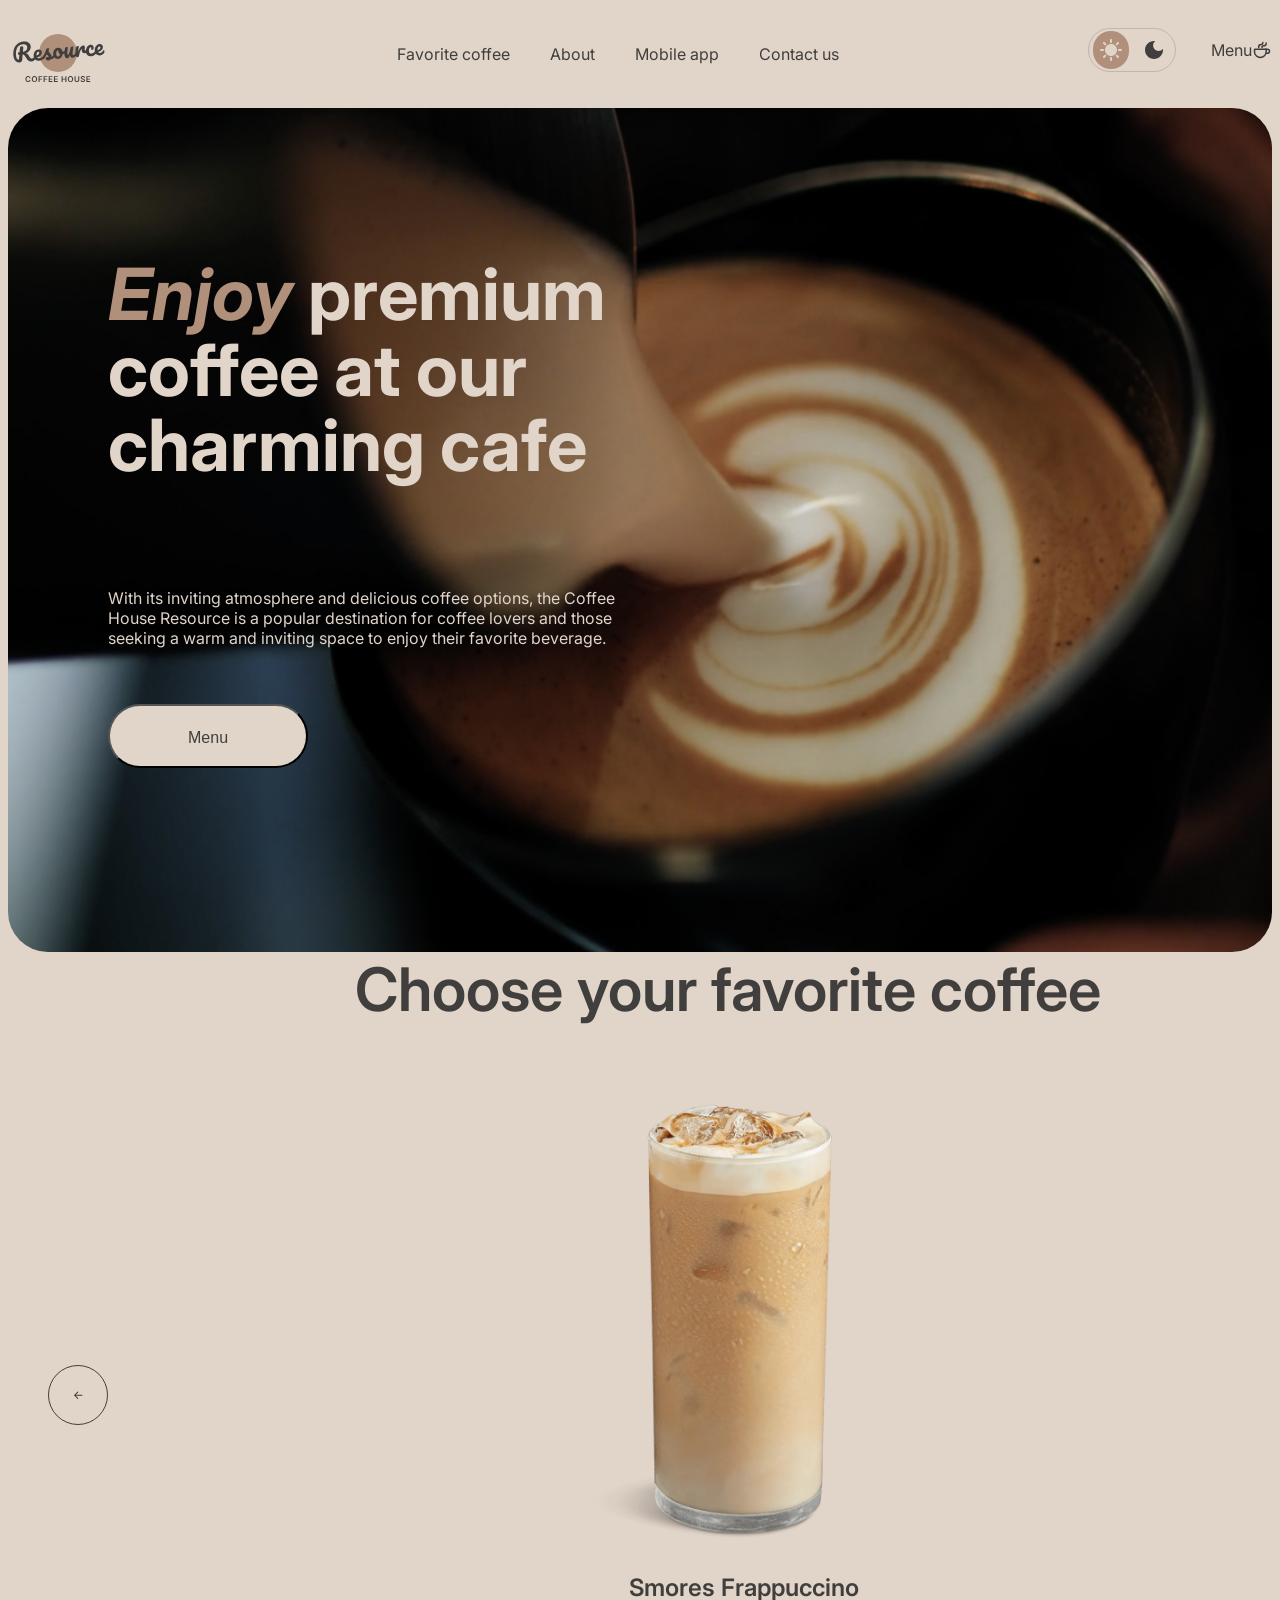
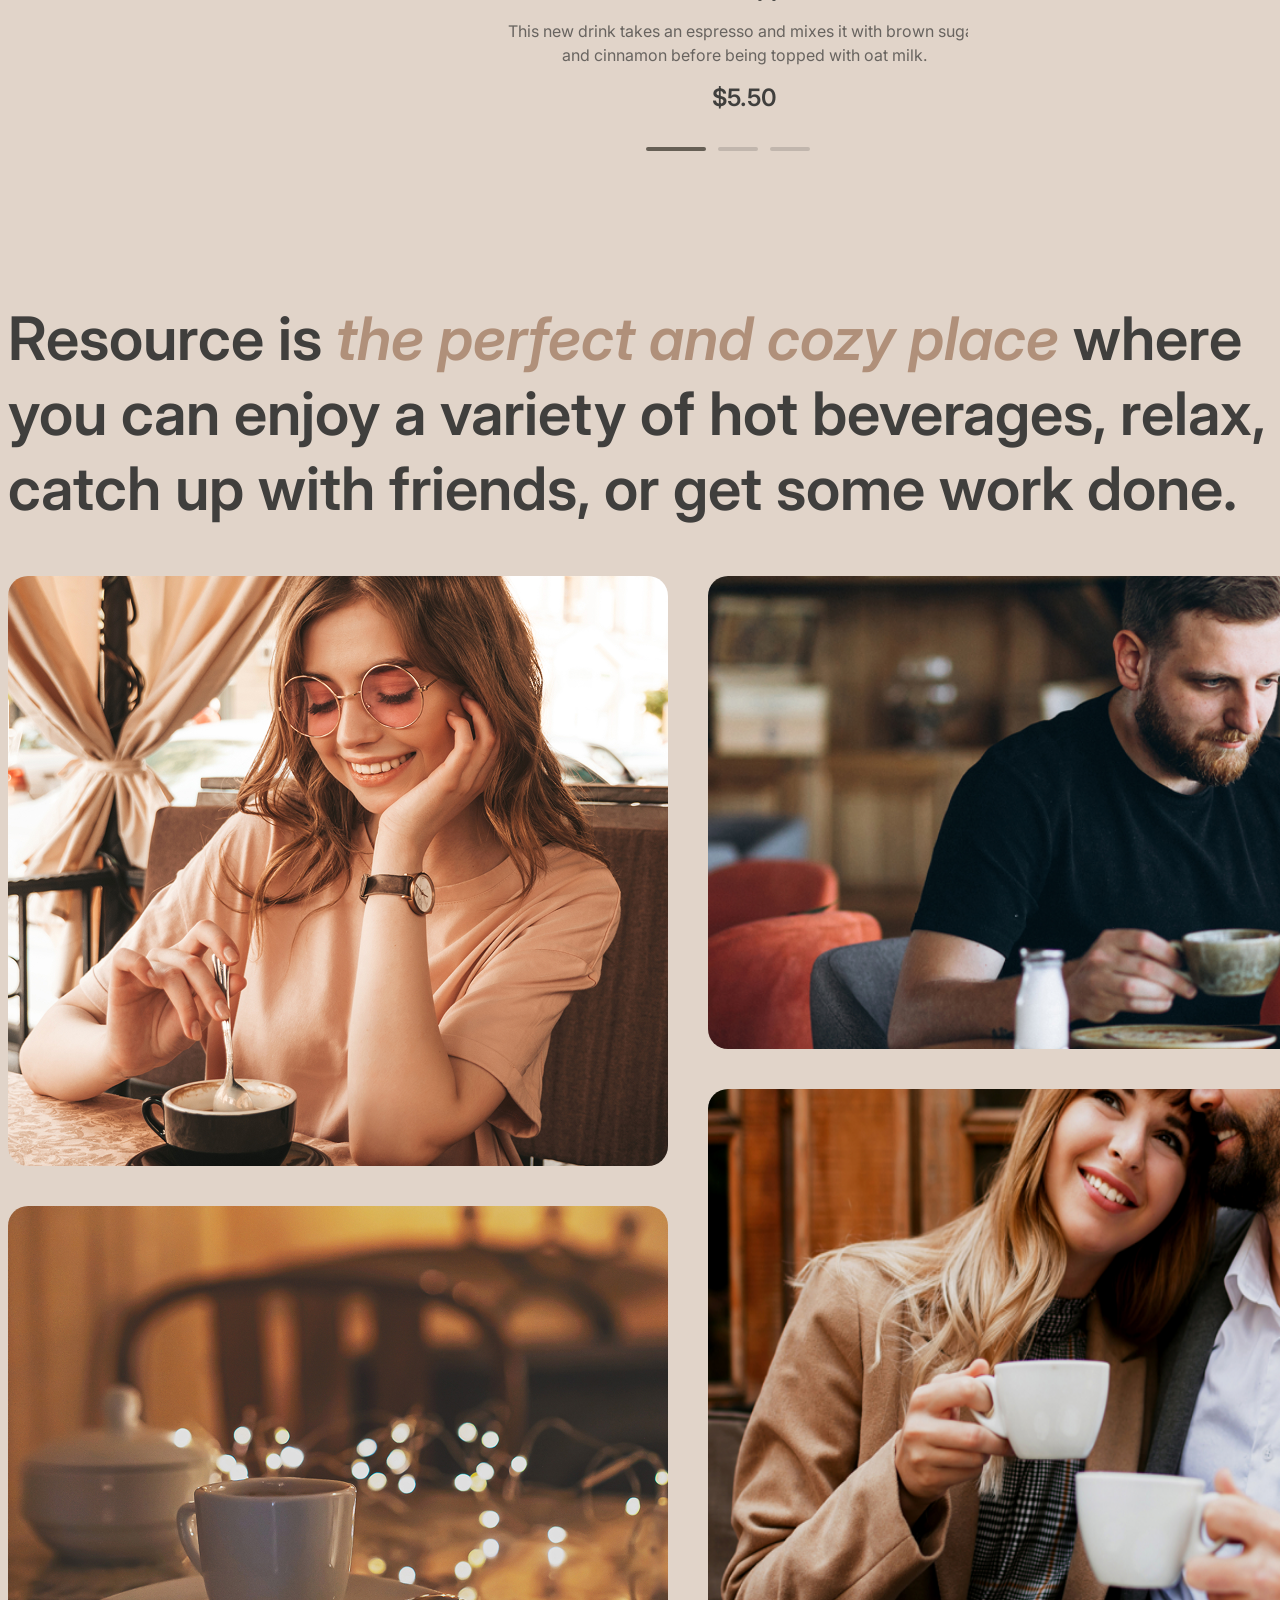
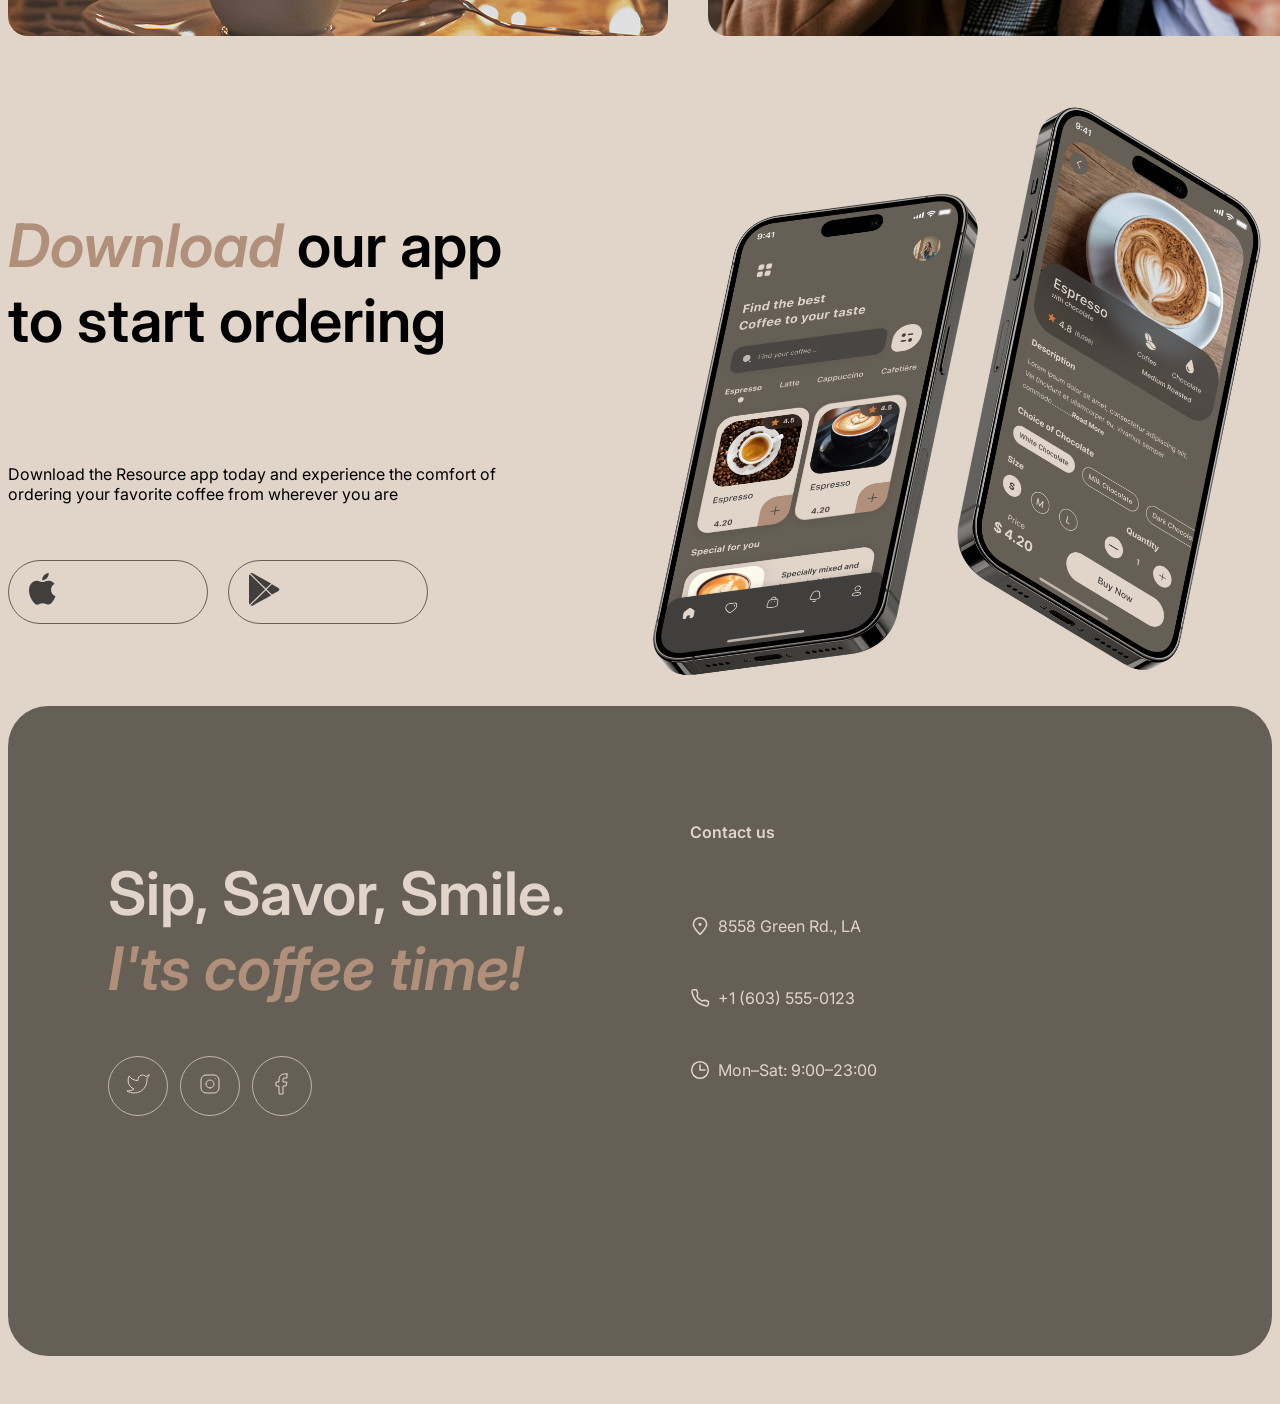
<file: index.html>
<!DOCTYPE html>
<html lang="en">
<head>
    <meta charset="UTF-8">
    <meta name="viewport" content="width=device-width, initial-scale=1.0">
    <title>Document</title>
    <link rel="preconnect" href="https://fonts.googleapis.com">
    <link rel="preconnect" href="https://fonts.gstatic.com" crossorigin>
    <link href="https://fonts.googleapis.com/css2?family=Inter:ital,opsz,wght@0,14..32,100..900;1,14..32,100..900&display=swap" rel="stylesheet">
    <link rel="stylesheet" href="css/style.css">
    
</head>
<body>
    <header>
        <div class="header-menu">
            <img class="logo" src="images/logo.svg" alt="logo">

            <nav>
                <ul class="navigation">
                    <li><a href="#favorite_coffee">Favorite coffee</a></li>
                    <li><a href="#about">About</a></li>
                    <li><a href="#mobile_app">Mobile app</a></li>
                    <li><a href="#contacts">Contact us</a></li>
                </ul>
            </nav>

            <div class="header-actions">
                <button type="button" class="theme-switch">
                    <span class="sun">
                        <img src="images/Sun.svg" class="sun-image" alt="light theme">
                    </span>
                    <span class="moon">
                        <img src="images/Moon.svg" class="moon-image" alt="dark theme">
                    </span>
                </button>

                <a href="catalog.html" class="button_catalog">Menu <img src="images/coffee-cup.svg" alt="coffee-cup"></a>
            </div>
        </div>

        
        <div class="hero">
            <div class="offer">
                <h1><span class="accent">Enjoy</span> premium coffee at our charming cafe</h1>
                <p>With its inviting atmosphere and delicious coffee options, the Coffee House Resource is a popular destination for coffee lovers and those seeking a warm and inviting space to enjoy their favorite beverage.</p>
                <button class="button-hero">Menu</button>
            </div>
        </div>
    </header>

    <main>
        
        <section class="slider" aria-roledescription="карусель" aria-label="Наши напитки">
            <h2 class="slider__title">Choose your favorite coffee</h2>

            <div class="slider_with_buttons">
            
            <button class="slider__btn slider__btn--prev" type="button" aria-label="Предыдущий напиток">
            <svg class="slider__btn-icon" viewBox="0 0 24 24" aria-hidden="true" focusable="false">
                <path d="M19 12H5M11 6l-6 6 6 6" fill="none" stroke="currentColor"
                    stroke-width="2" stroke-linecap="round" stroke-linejoin="round"/>
            </svg>
            </button>

            <div class="slider__viewport">
                <ul class="slider__track">
                <li class="slider__slide">
                    <article class="drink-card">
                    <img class="drink-card__image" src="images/coffee-slider-1.png" alt="Frappuccino">
                    <h3 class="drink-card__title">Smores Frappuccino</h3>
                    <p class="drink-card__desc">This new drink takes an espresso and mixes it with brown sugar and cinnamon before being topped with oat milk.</p>
                    <p class="drink-card__price">$5.50</p>
                    </article>
                </li>

                <li class="slider__slide">
                    <article class="drink-card">
                    <img class="drink-card__image" src="images/coffee-slider-2.png" alt="Caramel Macchiato">
                    <h3 class="drink-card__title">Caramel Macchiato</h3>
                    <p class="drink-card__desc">Fragrant and unique classic espresso with rich caramel-peanut syrup, with cream under whipped thick foam.</p>
                    <p class="drink-card__price">$5.00</p>
                    </article>
                </li>

                <li class="slider__slide">
                    <article class="drink-card">
                    <img class="drink-card__image" src="images/coffee-slider-3.png" alt="Ice coffee">
                    <h3 class="drink-card__title">Ice coffee</h3>
                    <p class="drink-card__desc">A popular summer drink that tones and invigorates. Prepared from coffee, milk and ice.</p>
                    <p class="drink-card__price">$4.50</p>
                    </article>
                </li>
                </ul>
            </div>

            <!-- Правая: стрелка с хвостом -->
            <button class="slider__btn slider__btn--next" type="button" aria-label="Следующий напиток">
            <svg class="slider__btn-icon" viewBox="0 0 24 24" aria-hidden="true" focusable="false">
                <path d="M5 12h14M13 6l6 6-6 6" fill="none" stroke="currentColor"
                    stroke-width="2" stroke-linecap="round" stroke-linejoin="round"/>
            </svg>
            </button>

            </div>

            <!-- Полосочки-индикаторы -->
            <div class="slider__pagination" role="tablist" aria-label="Выбор напитка">
                <button class="slider__bar is-active" type="button" role="tab" aria-label="Напиток 1" aria-selected="true"></button>
                <button class="slider__bar" type="button" role="tab" aria-label="Напиток 2" aria-selected="false"></button>
                <button class="slider__bar" type="button" role="tab" aria-label="Напиток 3" aria-selected="false"></button>
            </div>
        </section>

        <section class="about" id="about">
            <div class="about_container">
                <h2>Resource is <span class="accent">the perfect and cozy place</span> where you can enjoy a variety of hot beverages, relax, catch up with friends, or get some work done.</h2>
                <div class="about_images">
                    <div class="column">
                        <img class="about_1" src="images/about-1.png" alt="about 1">
                        <img class="about_2" src="images/about-2.png" alt="about 2">
                    </div>
                    <div class="column">
                        <img class="about_3" src="images/about-3.png" alt="about 3">
                        <img class="about_4" src="images/about-4.png" alt="about 4">
                    </div>
                </div>
            </div>
        </section>

        <section class="mobile_app" id="mobile_app">
            <div class="container_mobile_app">
                <div class="offer_mobile">
                    <h2 class="offer_main_text"><span class="accent">Download</span> our app to start ordering</h2>
                    <p>Download the Resource app today and experience the comfort of ordering your favorite coffee from wherever you are</p>
                    <div class="buttons_apps">
                        <button class="button_app_store">
                            <img src="images/Icon_app_store.svg" alt="app store icon">
                            <div>
                                <p></p>
                                <p></p>
                            </div>
                        </button>
                        <button class="button_google_play">
                            <img src="images/Icon_google_play.svg" alt="google play icon">
                            <div>
                                <p></p>
                                <p></p>
                            </div>
                        </button>
                    </div>
                </div>
                <img src="images/mobile-screens.svg" alt="mobile_screens">
            </div>

        </section>
    </main>

    <footer class="contacts" id="contacts">
        <div class="contacts_container">
            <div class="footer_offer">
                <h2>Sip, Savor, Smile.

                <span class="accent">I'ts coffee time!</span>
                </h2>
                <div class="socials">
                    <button class="twitter"><img src="images/twitter.svg" alt="Twitter"></button>
                    <button class="instagram"><img src="images/instagram.svg" alt="Instagram"></button>
                    <button class="facebook"><img src="images/facebook.svg" alt="Facebook"></button>
                </div>
            </div>
            <div class="contacts_info">
                <p class="contact_us">Contact us</p>
                <div class="contacts_data">
                    <div class="data"><img class="icon_data" src="images/pin-alt.svg" alt="pin-alt"><p class="data_text">8558 Green Rd.,  LA</p></div>
                    <div class="data"><img class="icon_data" src="images/phone.svg" alt="phone"><p class="data_text">+1 (603) 555-0123</p></div>
                    <div class="data"><img class="icon_data" src="images/clock.svg" alt="clock"><p class="data_text">Mon–Sat: 9:00–23:00</p></div>
                </div>
            </div>
        </div>
    </footer>
    
</body>
</html>
</file>
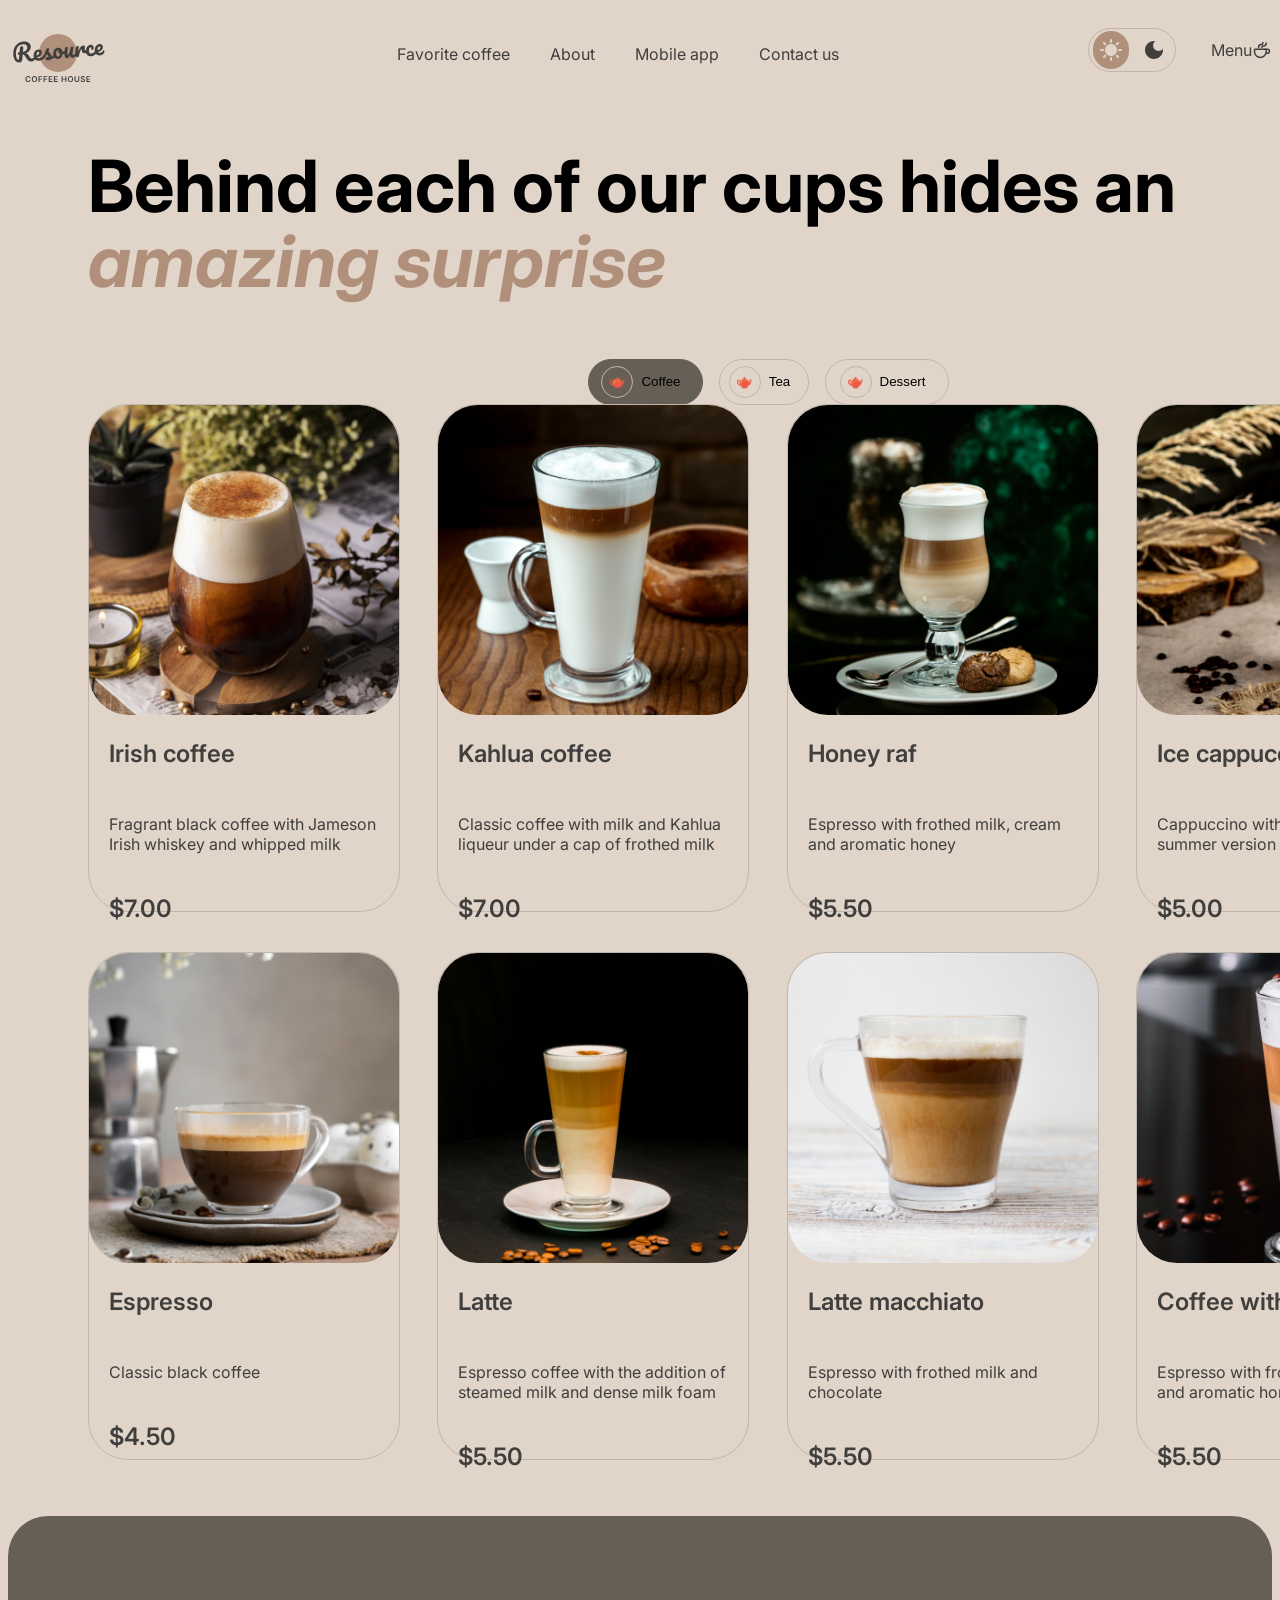
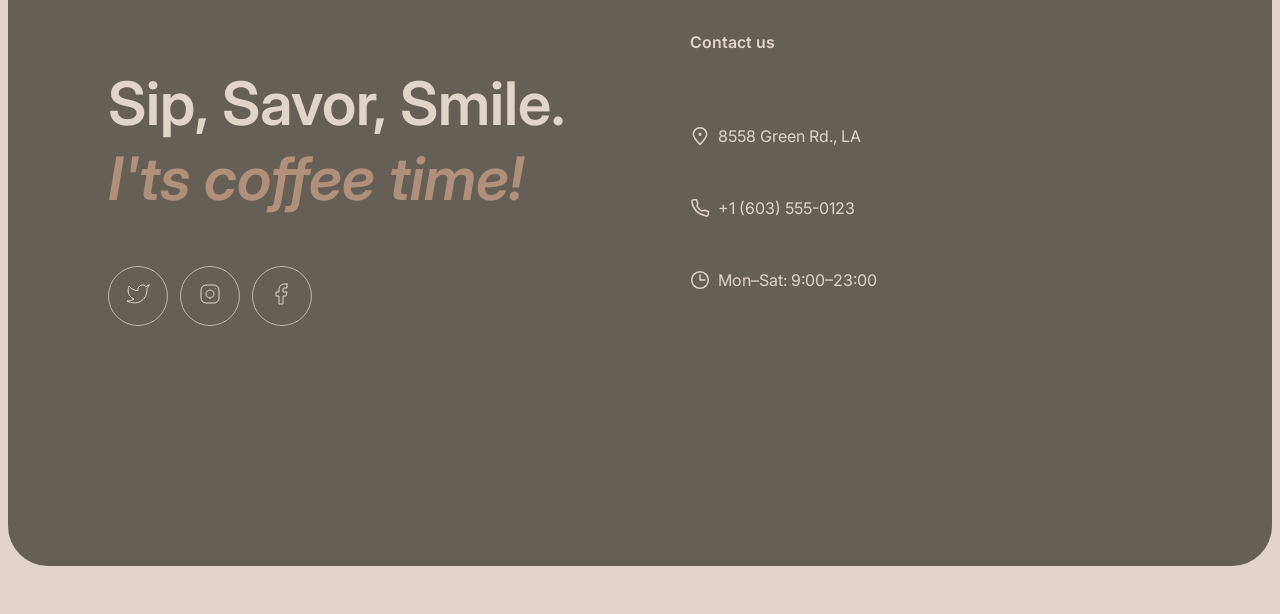
<file: catalog.html>
<!DOCTYPE html>
<html lang="en">
<head>
    <meta charset="UTF-8">
    <meta name="viewport" content="width=device-width, initial-scale=1.0">
    <title>Document</title>
    <link rel="preconnect" href="https://fonts.googleapis.com">
    <link rel="preconnect" href="https://fonts.gstatic.com" crossorigin>
    <link href="https://fonts.googleapis.com/css2?family=Inter:ital,opsz,wght@0,14..32,100..900;1,14..32,100..900&display=swap" rel="stylesheet">
    <link rel="stylesheet" href="css/style.css">
</head>
<body>
    <header>
        <div class="header-menu">
            <img class="logo" src="images/logo.svg" alt="logo">

            <nav>
                <ul class="navigation">
                    <li><a href="#favorite_coffee">Favorite coffee</a></li>
                    <li><a href="#about">About</a></li>
                    <li><a href="#mobile_app">Mobile app</a></li>
                    <li><a href="#contacts">Contact us</a></li>
                </ul>
            </nav>

            <div class="header-actions">
                <button type="button" class="theme-switch">
                    <span class="sun">
                        <img src="images/Sun.svg" class="sun-image" alt="light theme">
                    </span>
                    <span class="moon">
                        <img src="images/Moon.svg" class="moon-image" alt="dark theme">
                    </span>
                </button>

                <a href="index.html" class="button_catalog">Menu <img src="images/coffee-cup.svg" alt="coffee-cup"></a>
            </div>
        </div>
    </header>

    <main>
        <section class="menu">
            <div class="menu_container">

                <div class="menu_offer">
                    <h1>Behind each of our cups hides an <span class="accent">amazing surprise</span></h1>
                    <div class="tabs">
                        <button class="coffee_menu">
                            <div class="menu_icon">🫖</div>
                            <p>Coffee</p>
                        </button>
                        <button class="tea_menu">
                            <div class="menu_icon">🫖</div>
                            <p>Tea</p>
                        </button>
                        <button class="dessert_menu">
                            <div class="menu_icon">🫖</div>
                            <p>Dessert</p>
                        </button>
                    </div>
                </div>

                <div class="assortiment">

                    <div class="preview">
                        <img class="preview_box" src="images/coffee-1.jpg" alt="Irish coffee">
                        <div class="preview_desc">
                            <div class="preview_title">
                                <h3 class="preview_name">Irish coffee</h3>
                                <p class="preview_about">Fragrant black coffee with Jameson Irish whiskey and whipped milk</p>
                            </div>
                            <p class="preview_price">$7.00</p>
                        </div>
                    </div>

                    <div class="preview">
                        <img class="preview_box" src="images/coffee-2.jpg" alt="">
                        <div class="preview_desc">
                            <div class="preview_title">
                                <h3 class="preview_name">Kahlua coffee</h3>
                                <p class="preview_about">Classic coffee with milk and Kahlua liqueur under a cap of frothed milk</p>
                            </div>
                            <p class="preview_price">$7.00</p>
                        </div>
                    </div>

                    <div class="preview">
                        <img class="preview_box" src="images/coffee-3.jpg" alt="">
                        <div class="preview_desc">
                            <div class="preview_title">
                                <h3 class="preview_name">Honey raf</h3>
                                <p class="preview_about">Espresso with frothed milk, cream and aromatic honey</p>
                            </div>
                            <p class="preview_price">$5.50</p>
                        </div>
                    </div>

                    <div class="preview">
                        <img class="preview_box" src="images/coffee-4.jpg" alt="">
                        <div class="preview_desc">
                            <div class="preview_title">
                                <h3 class="preview_name">Ice cappuccino</h3>
                                <p class="preview_about">Cappuccino with soft thick foam in summer version with ice</p>
                            </div>
                            <p class="preview_price">$5.00</p>
                        </div>
                    </div>

                    <div class="preview">
                        <img class="preview_box" src="images/coffee-5.jpg" alt="">
                        <div class="preview_desc">
                            <div class="preview_title">
                                <h3 class="preview_name">Espresso</h3>
                                <p class="preview_about">Classic black coffee</p>
                            </div>
                            <p class="preview_price">$4.50</p>
                        </div>
                    </div>

                    <div class="preview">
                        <img class="preview_box" src="images/coffee-6.jpg" alt="">
                        <div class="preview_desc">
                            <div class="preview_title">
                                <h3 class="preview_name">Latte</h3>
                                <p class="preview_about">Espresso coffee with the addition of steamed milk and dense milk foam</p>
                            </div>
                            <p class="preview_price">$5.50</p>
                        </div>
                    </div>

                    <div class="preview">
                        <img class="preview_box" src="images/coffee-7.jpg" alt="">
                        <div class="preview_desc">
                            <div class="preview_title">
                                <h3 class="preview_name">Latte macchiato</h3>
                                <p class="preview_about">Espresso with frothed milk and chocolate</p>
                            </div>
                            <p class="preview_price">$5.50</p>
                        </div>
                    </div>

                    <div class="preview">
                        <img class="preview_box" src="images/coffee-8.jpg" alt="">
                        <div class="preview_desc">
                            <div class="preview_title">
                                <h3 class="preview_name">Coffee with cognac</h3>
                                <p class="preview_about">Espresso with frothed milk, cream and aromatic honey</p>
                            </div>
                            <p class="preview_price">$5.50</p>
                        </div>
                    </div>
                </div>
            </div>
        </section>
    </main>

    <footer class="contacts" id="contacts">
        <div class="contacts_container">
            <div class="footer_offer">
                <h2>Sip, Savor, Smile.

                <span class="accent">I'ts coffee time!</span>
                </h2>
                <div class="socials">
                    <button class="twitter"><img src="images/twitter.svg" alt="Twitter"></button>
                    <button class="instagram"><img src="images/instagram.svg" alt="Instagram"></button>
                    <button class="facebook"><img src="images/facebook.svg" alt="Facebook"></button>
                </div>
            </div>
            <div class="contacts_info">
                <p class="contact_us">Contact us</p>
                <div class="contacts_data">
                    <div class="data"><img class="icon_data" src="images/pin-alt.svg" alt="pin-alt"><p class="data_text">8558 Green Rd.,  LA</p></div>
                    <div class="data"><img class="icon_data" src="images/phone.svg" alt="phone"><p class="data_text">+1 (603) 555-0123</p></div>
                    <div class="data"><img class="icon_data" src="images/clock.svg" alt="clock"><p class="data_text">Mon–Sat: 9:00–23:00</p></div>
                </div>
            </div>
        </div>
    </footer>
</body>
</html>
</file>
<file: css/style.css>
.inter {
  font-family: "Inter", sans-serif;
  font-optical-sizing: auto;
  font-weight: 600;
  font-style: normal;
}

body {
    background-color: #E1D4C9;
    font-family: "Inter", sans-serif;
    padding-top: 20px;
    padding-bottom: 40px;
}

header {
    max-width: 1440px;
    display: flex;
    flex-direction: column;
    justify-content: center;
    gap: 20px;
    margin: 0 auto;
}
.header-menu {
    display: flex;
    justify-content: space-between;
    max-width: 1360px;
    color: #403F3D;
}

.logo {
    width: 100px;
    height: 60px;
}

.navigation {
    display: flex;
    gap: 40px;
    list-style: none;
}

.navigation a {
  color: inherit;
  text-decoration: none;
  transition: color 0.2s;
}

.navigation a:hover {
  color: #B0907A;  
}

.navigation a:focus-visible {
  outline: 2px solid #665F55;
  outline-offset: 4px;
  border-radius: 4px;
}

.header-actions {
    display: flex;
    justify-content: space-between;
    align-items: center;
    width: 184px;
    height: 44px;
    gap: 24px;
}

.theme-switch {
    display: flex;
    align-items: center;
    width: 88px;
    height: 44px;
    background-color: #E1D4C9;
    border: 1px solid #C1B6AD;
    border-radius: 100px;
    padding: 4px;
    gap: 8px;
}

.sun {
    display: flex;
    justify-content: center;
    align-items: center;
    width: 36px;
    height: 36px;
    border-radius: 100px;
    padding: 1px;
    gap: 10px;
    background-color: #B0907A;
}

.sun-image {
    width: 22px;
    height: 22px;
}

.moon {
    display: flex;
    justify-content: center;
    align-items: center;
    width: 36px;
    height: 36px;
}

.moon-image {
    width: 18px;
    height: 18px;
}

.button_catalog {
    display: flex;
    text-decoration: none;
    color: inherit;
}

.hero {
    max-width: 1440px;
    height: 644px;
    background-image: url("../images/img-hero.jpg");
    background-size: cover;
    background-repeat: no-repeat;
    background-position: center;
    border-radius: 40px;
    padding: 100px;
    display: flex;
}

.offer {
    display: flex;
    flex-direction: column;
    font-family: Inter, sans-serif;
    width: 530px;
    color: #E1D4C9;
    gap: 40px;
    
}

h1 {
    height: 228px;
    font-size: 72px;
    font-style: bold;
    line-height: 105%;
}

.accent {
    font-style: italic;
    color: #B0907A;
}

.button-hero {
    width: 200px;
    height: 64px;
    border-radius: 100px;
    padding: 20px 78px;
    gap: 8 px;
    background-color: #E1D4C9;
    color: #403F3D;
    font-size: 16px;
    line-height: 150%;
    text-decoration: none;
}

main {
    display: flex;
    flex-direction: column;
    justify-content: center;
    gap: 100px;
    max-width: 1440px;
    width: 100%;
    margin: 0 auto;
}

.favorite_coffee {
    max-width: 1440px;
    height: 799px;
}

.container_slider {
    max-width: 1360px;
    height: 799px;
    margin: auto;
}

.about {
    max-width: 1440px;
    height: 1325px;
    gap: 40px;
}

.mobile_app {
    max-width: 1440px;
    height: 630px;
    gap: 100px;
}

.container_mobile_app {
    max-width: 1360px;
    height: 630px;
    margin: auto 0;
    gap: 100px;
    display: flex;
    justify-content: space-between;
    align-items: center;
}

.offer_mobile {
    display: flex;
    justify-content: center;
    align-items: flex-start;
    flex-direction: column;
    width: 630px;
    height: 342px;
    gap: 40px;
}

.offer_main_text {
    font-size: 60px;
    line-height: 125%;
    letter-spacing: 0%;
    font-weight: 600;
}

.buttons_apps {
    width: 420px;
    height: 64px;
    display: flex;
    gap: 20px;
}

.button_app_store,
.button_google_play {
    width: 200px;
    height: 64px;
    background-color: #E1D4C9;
    border-radius: 100px;
    border: 1px solid #665F55;
    padding: 12px 20px;
    display: flex;
    gap: 8px;
}

.about_container {
    max-width: 1360px;
    height: 1325px;
    gap: 40px;
    color: #403F3D;
}

.column {
    width: 660px;
    height: 1060px;
    display: flex;
    flex-direction: column;
    gap: 40px;
}

.about_1 {
    border-radius: 20px;
    height: 590px;
}

.about_2 {
    border-radius: 20px;
    height: 430px;
}

.about_3 {
    width: 726px;
    border-radius: 20px;
}

.about_4 {
    width: 726px;
    height: 726px;
    border-radius: 20px;
}

.about_images {
    max-width: 1360px;
    height: 1060px;
    display: flex;
    gap: 40px;
}

.contacts_container {
    max-width: 1360px;
    height: 450px;
    border-radius: 40px;
    padding: 100px;
    gap: 100px;
    color: #E1D4C9;
    background-color: #665F55;
    display: flex;
    align-items: space-around;
}

.footer_offer {
    width: 530px;
    height: 150px;
}

.socials {
    width: 204px;
    height: 60px;
    display: flex;
    gap: 12px;
}

.contacts_info {
    display: flex;
    flex-direction: column;
    width: 530px;
    height: 186px;
    gap: 40px;
}

.contact_us {
    font-size: 24 px;
    line-height: 125%;
    letter-spacing: 0%;
    font-weight: 600;
}

.contacts_data {
    display: flex;
    flex-direction: column;
    
    height: 116px;
    gap: 16px;
}

.icon_data {
    width: 20px;
    height: 20px;
}

.data {
    display: flex;
    flex-direction: row;
    align-items: center;
    gap: 8px;
    
}

.data_text {
    font-size: 16px;
    line-height: 150%;
    letter-spacing: 0%;
}

.twitter,
.instagram,
.facebook {
    width: 60px;
    height: 60px;
    background-color: #665F55;
    border-radius: 100px;
    border: 1px solid #C1B6AD;
}

h2 {
   font-size: 60px;
   font-weight: 600; 
   line-height: 125%;
    letter-spacing: 0%;
}

.slider {
  position: relative;
  height: 799px;
  max-width: 1440px;
  margin: 0 auto;
  padding: 0 40px;
}

.slider__title {
    max-width: 1360px;
    height: 75px;
  font-size: 60px;
  line-height: 125%;
  letter-spacing: 0%;
  text-align: center;
  margin: 0 0 3rem;
  color: #403F3D;
}

.slider_with_buttons {
    display: flex;
    align-items: center;
    justify-content: space-between;
    width: 1360px;
    max-width: 100%;
    margin: 0 auto;
    height: 640px;
}

.slider__viewport {
  overflow: hidden;
  width: 480px;

  flex-shrink: 0;
}

.slider__track {
  display: flex;
  margin: 0;
  padding: 0;
  list-style: none;
  transition: transform 0.4s ease;
  will-change: transform;
}

.slider__slide {
  flex: 0 0 100%;      /* каждый слайд — ровно 100% viewport */
  gap: 20px;
}

.drink-card {
  display: flex;
  flex-direction: column;
  align-items: center;
  text-align: center;
  gap: 1rem;
  padding: 2rem 1rem;
  color: #403F3D;
}

.drink-card__image {
  width: 480px;
  height: 480px;
  aspect-ratio: 1;
  object-fit: contain;
  transition: transform 0.4s ease;
}

.drink-card__title {
  margin: 0 auto;
  font-size: 24px;
  font-weight: 600;
  line-height: 125%;
  letter-spacing: 0%;
  max-width: 480px;
}

.drink-card__desc {
  margin: 0 auto;
  font-size: 16px;
  opacity: 0.75;
  max-width: 480px;
  height: 48px;
  font-weight: 400;
  line-height: 150%;
  letter-spacing: 0%;
}

.drink-card__price {
  margin: 0 auto;
  font-size: 24px;
  font-weight: 600;
  line-height: 125%;
  letter-spacing: 0%;
  height: 30px;
}

.slider__btn {
  /* Размер и форма */
  width: 60px;
  height: 60px;
  border-radius: 50%;
  border: 1px solid currentColor;
  background: transparent;

  /* Центрирование стрелки */
  display: grid;
  place-items: center;

  /* Убираем дефолты кнопки */
  padding: 0;
  cursor: pointer;
  color: #403F3D;

  transition: background-color 0.2s, color 0.2s, transform 0.2s;
}

.slider__btn:hover {
  background-color: #665F55;
  color: #E1D4C9;
}

.slider__btn:active {
  transform: scale(0.95);
}

.slider__btn:focus-visible {
  outline: 2px solid #665F55;
  outline-offset: 4px;
}

.slider__btn-icon {
  width: 12.5px;
  height: 12.5px; 
  display: block;
  opacity: 1;
}

.slider__pagination {
  position: absolute;
  bottom: 0;
  left: 50%;
  transform: translateX(-50%);
  display: flex;
  gap: 12px;
  z-index: 2;
}

.slider__bar {
  width: 40px;
  height: 4px;
  border-radius: 2px;
  border: none;
  background-color: #C1B6AD;
  cursor: pointer;
  padding: 0;
  transition: background-color 0.3s, width 0.3s;
}

.slider__bar.is-active {
  background-color: #665F55;
  width: 60px;
}

.slider__bar:hover:not(.is-active) {
  background-color: #B0907A;
}

.menu {
    display: flex;
    flex-direction: column;
    align-items: center;
    width: 1440px;
    height: 1328px;
    padding: 0px 40px;
    gap: 40px;
    margin-bottom: 100px;
}

.menu_container {
    display: flex;
    flex-direction: column;
    align-items: center;
    max-width: 1360px;
    height: 1328px;
    gap: 40px;
    margin-bottom: 100px;
}

.menu_offer {
    display: flex;
    flex-direction: column;
    align-items: center;
    max-width: 1360px;
    height: 236px;
    margin-bottom: 40px;
}

.tabs {
    display: flex;
    width: 361px;
    height: 46px;
    gap: 16px;
}

.coffee_menu {
    display: flex;
    justify-content: center;
    align-items: center;
    width: 115px;
    height: 46px;
    padding: 8px 16px 8px 8px;
    gap: 8px;
    background-color: #665F55;
    border-radius: 100px;
    border: 1px solid #665F55;
}

.tea_menu {
    display: flex;
    justify-content: center;
    align-items: center;
    width: 90px;
    height: 46px;
    padding: 8px 16px 8px 8px;
    gap: 8px;
    background-color: #E1D4C9;
    border-radius: 100px;
    border: 1px solid #C1B6AD;
}

.dessert_menu {
    display: flex;
    justify-content: center;
    align-items: center;
    width: 124px;
    height: 46px;
    padding: 8px 16px 8px 8px;
    gap: 8px;
    background-color: #E1D4C9;
    border-radius: 100px;
    border: 1px solid #C1B6AD;
}

.menu_icon {
    display: flex;
    align-items: center;
    justify-content: center;
    width: 30px;
    height: 30px;
    border-radius: 100px;
    border: 1px solid #C1B6AD
}

.assortiment {
    display: flex;
    flex-direction: row;
    justify-content: space-between;
    flex-wrap: wrap;
    max-width: 1360px;
    height: 1052px;
}

.preview {
    display: flex;
    flex-direction: column;
    width: 310px;
    height: 506px;
    border: 1px solid #C1B6AD;
    border-radius: 40px;
    background-color: #E1D4C9;
    margin-bottom: 40px;
}

.preview_box {
    width: 310px;
    height: 310px;
    border-radius: 40px;
}

.preview_desc { 
    display: flex;
    min-height: 0; 
    flex-direction: column;
    justify-content: space-between;
    width: 310px;
    height: 196px;
    padding-left: 20px;
}

.preview_title {
    display: flex;
    flex-direction: column;
    gap: 6px;
}

.preview_name {
    width: 270px;
    font-size: 24px;
    font-weight: 600;
    letter-spacing: 0%;
    color: #403F3D;
}

.preview_about { 
    width: 270px;
    font-size: 16px;
    font-weight: 400;
    letter-spacing: 0%;
    color: #403F3D;
}

.preview_price {
    width: 270px;
    font-size: 24px;
    font-weight: 600;
    letter-spacing: 0%;
    color: #403F3D;
}
</file>
